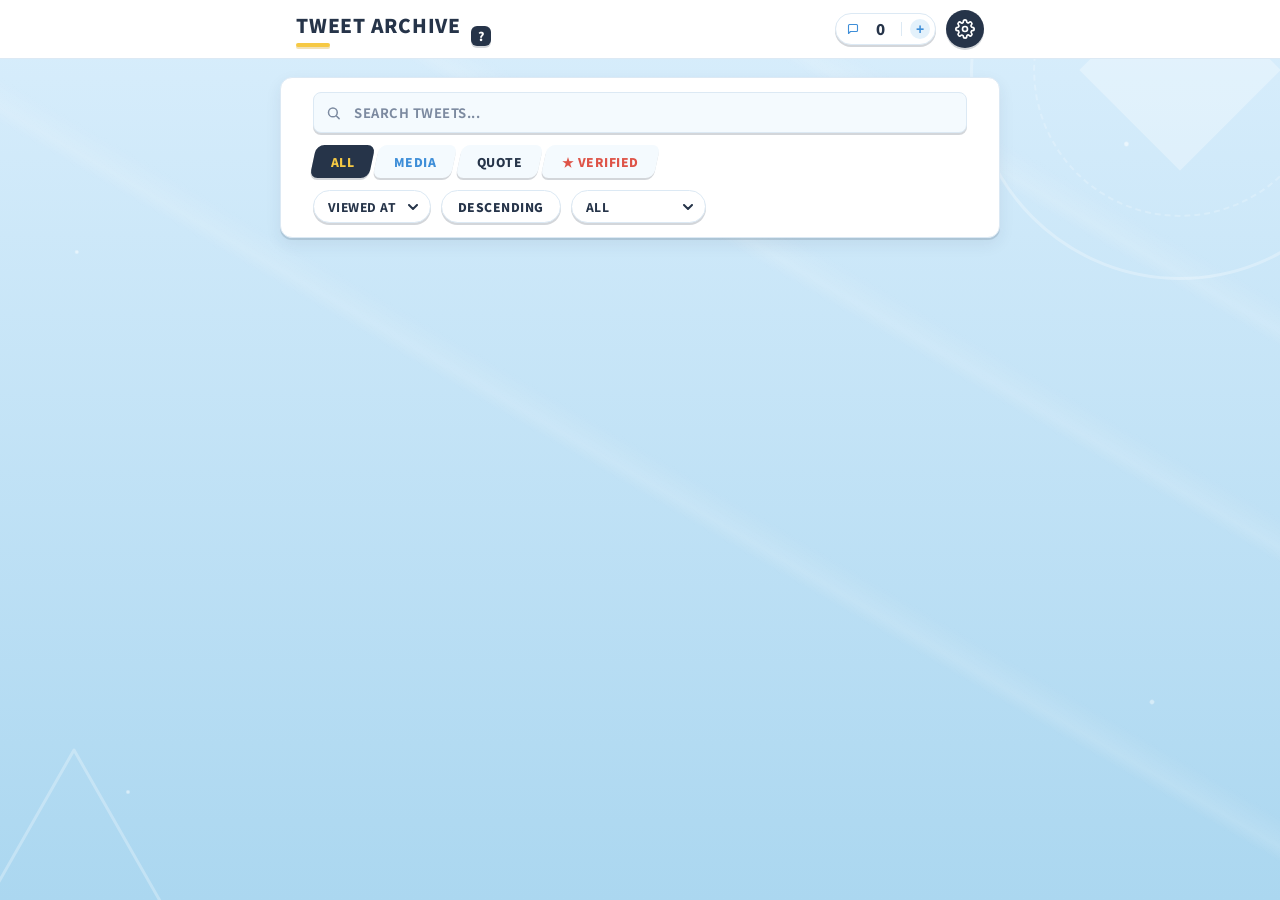
<file: archive/index.html>
<!doctype html>
<html lang="en">
    <head>
        <meta charset="UTF-8" />
        <meta name="viewport" content="width=device-width, initial-scale=1.0" />
        <title>TweetArchive</title>
        <link rel="stylesheet" href="style.css" />
    </head>
    <body>
        <div class="watermark" aria-hidden="true"></div>
        <svg class="watermark-tri" viewBox="0 0 220 200" fill="none" stroke="rgba(255,255,255,0.4)" stroke-width="3" stroke-linejoin="round" aria-hidden="true"><path d="M110 6L216 192H4z"/></svg>

        <!-- ===================== TOP BAR (BA §1.1) ===================== -->
        <header class="top-bar">
            <div class="top-bar-inner">
                <div class="title-wrap">
                    <h1 class="page-title">Tweet Archive</h1>
                    <span class="help-chip" title="Tweets you've seen are archived locally">?</span>
                </div>
                <div class="top-actions">
                    <!-- Currency-style chip: bubble icon + count + divider + plus -->
                    <div class="currency-chip" title="Total archived tweets">
                        <span class="chip-icon bubble">
                            <svg width="12" height="12" viewBox="0 0 24 24" fill="none" stroke="currentColor" stroke-width="2.2" stroke-linecap="round" stroke-linejoin="round"><path d="M21 15a2 2 0 0 1-2 2H7l-4 4V5a2 2 0 0 1 2-2h14a2 2 0 0 1 2 2z"/></svg>
                        </span>
                        <span id="totalCount" class="chip-number">0</span>
                        <span class="chip-divider"></span>
                        <button id="refreshBtn" class="chip-plus" title="Refresh from database">+</button>
                    </div>
                    <button id="openOptions" class="icon-btn navy" title="Settings">
                        <svg width="20" height="20" viewBox="0 0 24 24" fill="none" stroke="currentColor" stroke-width="2" stroke-linecap="round" stroke-linejoin="round"><circle cx="12" cy="12" r="3"/><path d="M19.4 15a1.65 1.65 0 0 0 .33 1.82l.06.06a2 2 0 0 1-2.83 2.83l-.06-.06a1.65 1.65 0 0 0-1.82-.33 1.65 1.65 0 0 0-1 1.51V21a2 2 0 0 1-4 0v-.09A1.65 1.65 0 0 0 9 19.4a1.65 1.65 0 0 0-1.82.33l-.06.06a2 2 0 0 1-2.83-2.83l.06-.06A1.65 1.65 0 0 0 4.68 15a1.65 1.65 0 0 0-1.51-1H3a2 2 0 0 1 0-4h.09A1.65 1.65 0 0 0 4.6 9a1.65 1.65 0 0 0-.33-1.82l-.06-.06a2 2 0 0 1 2.83-2.83l.06.06A1.65 1.65 0 0 0 9 4.68a1.65 1.65 0 0 0 1-1.51V3a2 2 0 0 1 4 0v.09a1.65 1.65 0 0 0 1 1.51 1.65 1.65 0 0 0 1.82-.33l.06-.06a2 2 0 0 1 2.83 2.83l-.06.06A1.65 1.65 0 0 0 19.4 9a1.65 1.65 0 0 0 1.51 1H21a2 2 0 0 1 0 4h-.09a1.65 1.65 0 0 0-1.51 1z"/></svg>
                    </button>
                </div>
            </div>
        </header>

        <!-- ===================== SUB-HEADER BAND (BA §2.C) ===================== -->
        <div class="sub-band">
            <div class="container-narrow">
                <div class="search-bar">
                    <input id="searchInput" type="text" placeholder="SEARCH TWEETS..." />
                </div>

                <!-- Skewed filter tabs -->
                <nav class="tab-group" role="tablist">
                    <button class="tab active" id="filterAll" role="tab"><span>All</span></button>
                    <button class="tab tab-media" id="filterMedia" role="tab"><span>Media</span></button>
                    <button class="tab tab-quote" id="filterQuote" role="tab"><span>Quote</span></button>
                    <button class="tab tab-verified" id="filterVerified" role="tab"><span>★ Verified</span></button>
                </nav>

                <div class="sub-actions">
                    <select id="sortField" class="pill-select">
                        <option value="viewedAt">Viewed at</option>
                        <option value="postedAt">Posted at</option>
                    </select>
                    <button id="sortAsc" class="sort-toggle" title="Toggle sort direction">Descending</button>
                    <select id="engagementFilter" class="pill-select" title="Filter by engagement">
                        <option value="all">All</option>
                        <option value="liked">Liked</option>
                        <option value="retweeted">Retweeted</option>
                        <option value="bookmarked">Bookmarked</option>
                    </select>
                </div>
            </div>
        </div>

        <!-- ===================== MAIN ===================== -->
        <main class="container-narrow">
            <!-- Tweet list -->
            <div id="tweetList" class="tweet-list"></div>

            <!-- Empty state -->
            <div id="emptyState" class="empty-state hidden">
                <div class="empty-halo">
                    <span class="empty-star">★</span>
                </div>
                <p class="empty-title">No tweets yet</p>
                <p class="empty-sub">Browse Twitter — anything you see gets stored here</p>
            </div>

            <!-- Load more -->
            <button id="loadMoreBtn" class="btn-yellow load-more-btn hidden">
                Load more
                <span class="keycap">MORE</span>
            </button>
        </main>

        <!-- ===================== TWEET CARD TEMPLATE ===================== -->
        <template id="tweetTemplate">
            <div class="tweet-row">
                <!-- Avatar + overlapping badges (star = verified, P = parody) -->
                <div class="avatar-wrap">
                    <a class="avatar-link" target="_blank">
                        <img class="tweet-avatar" alt="" />
                    </a>
                    <span class="verified-badge hidden" title="Verified">★</span>
                    <span class="parody-badge hidden"></span>
                </div>

                <div class="tweet-content">
                    <!-- Name plate -->
                    <div class="tweet-meta">
                        <a class="user-link" target="_blank">
                            <span class="user-name"></span>
                            <span class="user-handle"></span>
                        </a>
                        <span class="quote-badge hidden">Quote</span>
                    </div>

                    <div class="time-row">
                        <a class="tweet-link" target="_blank"><span class="posted-time chip-time"></span></a>
                        <span class="viewed-time chip-time chip-viewed"></span>
                    </div>

                    <a class="tweet-link" target="_blank"><p class="tweet-text"></p></a>

                    <div class="media-grid hidden"></div>

                    <div class="sensitive-overlay hidden">🔒 Sensitive content</div>

                    <!-- Status tags / stat chips -->
                    <div class="tweet-stats">
                        <span class="stat stat-reply" title="Replies">
                            <svg width="13" height="13" viewBox="0 0 24 24" fill="none" stroke="currentColor" stroke-width="2.2" stroke-linecap="round" stroke-linejoin="round"><path d="M21 11.5a8.38 8.38 0 0 1-.9 3.8 8.5 8.5 0 0 1-7.6 4.7 8.38 8.38 0 0 1-3.8-.9L3 21l1.9-5.7a8.38 8.38 0 0 1-.9-3.8 8.5 8.5 0 0 1 4.7-7.6 8.38 8.38 0 0 1 3.8-.9h.5a8.48 8.48 0 0 1 8 8v.5z"/></svg>
                            <span class="stat-replies">0</span>
                        </span>
                        <span class="stat stat-rt" title="Retweets">
                            <svg width="13" height="13" viewBox="0 0 24 24" fill="none" stroke="currentColor" stroke-width="2.2" stroke-linecap="round" stroke-linejoin="round"><polyline points="17 1 21 5 17 9"/><path d="M3 11V9a4 4 0 0 1 4-4h14"/><polyline points="7 23 3 19 7 15"/><path d="M21 13v2a4 4 0 0 1-4 4H3"/></svg>
                            <span class="stat-retweets">0</span>
                        </span>
                        <span class="stat stat-like" title="Likes">
                            <svg width="13" height="13" viewBox="0 0 24 24" fill="currentColor" stroke="currentColor" stroke-width="1.6" stroke-linecap="round" stroke-linejoin="round"><path d="M20.84 4.61a5.5 5.5 0 0 0-7.78 0L12 5.67l-1.06-1.06a5.5 5.5 0 0 0-7.78 7.78l1.06 1.06L12 21.23l7.78-7.78 1.06-1.06a5.5 5.5 0 0 0 0-7.78z"/></svg>
                            <span class="stat-likes">0</span>
                        </span>
                        <span class="stat stat-bookmark" title="Bookmarks">
                            <svg width="13" height="13" viewBox="0 0 24 24" fill="none" stroke="currentColor" stroke-width="2.2" stroke-linecap="round" stroke-linejoin="round"><path d="M19 21l-7-5-7 5V5a2 2 0 0 1 2-2h10a2 2 0 0 1 2 2z"/></svg>
                            <span class="stat-bookmarks">0</span>
                        </span>
                        <span class="stat stat-view" title="Views">
                            <svg width="13" height="13" viewBox="0 0 24 24" fill="none" stroke="currentColor" stroke-width="2.2" stroke-linecap="round" stroke-linejoin="round"><path d="M1 12s4-8 11-8 11 8 11 8-4 8-11 8-11-8-11-8z"/><circle cx="12" cy="12" r="3"/></svg>
                            <span class="stat-views">0</span>
                        </span>
                    </div>
                </div>
            </div>
        </template>

        <!-- ===================== MEDIA LIGHTBOX ===================== -->
        <div id="lightbox" class="lightbox" role="dialog" aria-modal="true" aria-label="Media preview">
            <button id="lbClose" class="lb-close" title="Close (Esc)" aria-label="Close">
                <svg width="16" height="16" viewBox="0 0 24 24" fill="none" stroke="currentColor" stroke-width="2.6" stroke-linecap="round"><path d="M18 6L6 18M6 6l12 12"/></svg>
            </button>
            <button id="lbPrev" class="lb-nav lb-prev" title="Previous (←)" aria-label="Previous media">
                <svg width="18" height="18" viewBox="0 0 24 24" fill="none" stroke="currentColor" stroke-width="2.8" stroke-linecap="round" stroke-linejoin="round"><polyline points="15 18 9 12 15 6"/></svg>
            </button>
            <img id="lbImage" alt="" />
            <button id="lbNext" class="lb-nav lb-next" title="Next (→)" aria-label="Next media">
                <svg width="18" height="18" viewBox="0 0 24 24" fill="none" stroke="currentColor" stroke-width="2.8" stroke-linecap="round" stroke-linejoin="round"><polyline points="9 18 15 12 9 6"/></svg>
            </button>
        </div>

        <script src="../scripts/effects.js"></script>
        <script src="script.js"></script>
    </body>
</html>
</file>
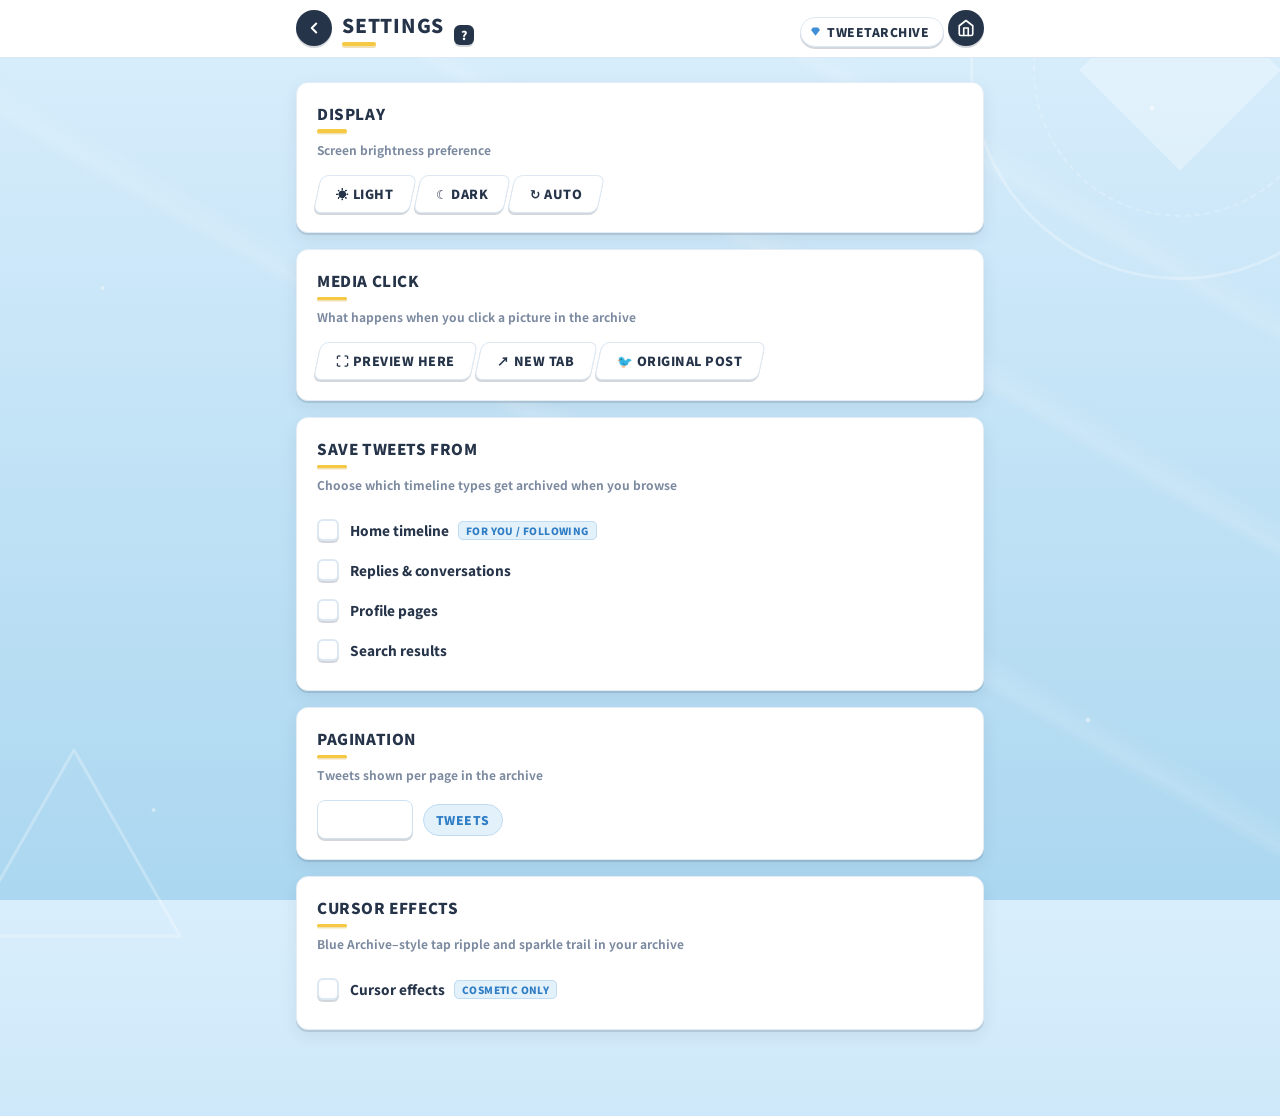
<file: options/index.html>
<!doctype html>
<html lang="en">
  <head>
    <meta charset="UTF-8" />
    <meta name="viewport" content="width=device-width, initial-scale=1.0" />
    <title>TweetArchive Settings</title>
    <link rel="stylesheet" href="style.css" />
  </head>
  <body>
    <div class="watermark" aria-hidden="true"></div>
    <svg class="watermark-tri" viewBox="0 0 220 200" fill="none" stroke="rgba(255,255,255,0.4)" stroke-width="3" stroke-linejoin="round" aria-hidden="true"><path d="M110 6L216 192H4z"/></svg>

    <!-- ===================== TOP BAR ===================== -->
    <header class="top-bar">
      <div class="top-bar-inner">
        <div class="title-wrap">
          <button id="backBtn" class="icon-btn back" title="Back">
            <svg width="18" height="18" viewBox="0 0 24 24" fill="none" stroke="currentColor" stroke-width="2.6" stroke-linecap="round" stroke-linejoin="round"><polyline points="15 18 9 12 15 6"/></svg>
          </button>
          <h1 class="page-title">Settings</h1>
          <span class="help-chip" title="TweetArchive options">?</span>
        </div>
        <div class="top-actions">
          <span class="logo-chip"><span class="logo-gem"><svg width="11" height="11" viewBox="0 0 24 24" fill="currentColor"><path d="M6.4 3h11.2l4.1 5.6L12 21 2.3 8.6z"/></svg></span> TweetArchive</span>
          <button id="homeBtn" class="icon-btn navy" title="Open archive">
            <svg width="18" height="18" viewBox="0 0 24 24" fill="none" stroke="currentColor" stroke-width="2.2" stroke-linecap="round" stroke-linejoin="round"><path d="M3 9l9-7 9 7v11a2 2 0 0 1-2 2H5a2 2 0 0 1-2-2z"/><polyline points="9 22 9 12 15 12 15 22"/></svg>
          </button>
        </div>
      </div>
    </header>

    <!-- ===================== PANELS ===================== -->
    <main class="container-narrow">
      <!-- Theme -->
      <section class="panel">
        <h2 class="panel-title">Display</h2>
        <p class="panel-desc">Screen brightness preference</p>
        <div class="radio-group" id="themeGroup" role="radiogroup">
          <label class="tab">
            <input type="radio" name="theme" value="light" />
            <span>☀ Light</span>
          </label>
          <label class="tab">
            <input type="radio" name="theme" value="dark" />
            <span>☾ Dark</span>
          </label>
          <label class="tab">
            <input type="radio" name="theme" value="auto" />
            <span>↻ Auto</span>
          </label>
        </div>
      </section>

      <!-- Media click behavior -->
      <section class="panel">
        <h2 class="panel-title">Media click</h2>
        <p class="panel-desc">What happens when you click a picture in the archive</p>
        <div class="radio-group" id="mediaClickGroup" role="radiogroup">
          <label class="tab">
            <input type="radio" name="mediaClick" value="lightbox" />
            <span>⛶ Preview here</span>
          </label>
          <label class="tab">
            <input type="radio" name="mediaClick" value="newTab" />
            <span>↗ New tab</span>
          </label>
          <label class="tab">
            <input type="radio" name="mediaClick" value="original" />
            <span>🐦 Original post</span>
          </label>
        </div>
      </section>

      <!-- Save sources -->
      <section class="panel">
        <h2 class="panel-title">Save tweets from</h2>
        <p class="panel-desc">Choose which timeline types get archived when you browse</p>
        <label class="check-row">
          <input type="checkbox" id="sourceHomeTimeline" />
          <span class="check-box"><span class="check-mark">✓</span></span>
          <span class="check-label">Home timeline <i class="tag">For You / Following</i></span>
        </label>
        <label class="check-row">
          <input type="checkbox" id="sourceTweetDetail" />
          <span class="check-box"><span class="check-mark">✓</span></span>
          <span class="check-label">Replies &amp; conversations</span>
        </label>
        <label class="check-row">
          <input type="checkbox" id="sourceUserTweets" />
          <span class="check-box"><span class="check-mark">✓</span></span>
          <span class="check-label">Profile pages</span>
        </label>
        <label class="check-row">
          <input type="checkbox" id="sourceSearchTimeline" />
          <span class="check-box"><span class="check-mark">✓</span></span>
          <span class="check-label">Search results</span>
        </label>
      </section>

      <!-- Pagination -->
      <section class="panel">
        <h2 class="panel-title">Pagination</h2>
        <p class="panel-desc">Tweets shown per page in the archive</p>
        <div class="input-row">
          <input id="maxTweetsPerPage" type="number" min="5" max="100" step="5" />
          <span class="input-suffix">tweets</span>
        </div>
      </section>

      <!-- Cursor effects -->
      <section class="panel">
        <h2 class="panel-title">Cursor effects</h2>
        <p class="panel-desc">Blue Archive–style tap ripple and sparkle trail in your archive</p>
        <label class="check-row">
          <input type="checkbox" id="cursorEffects" />
          <span class="check-box"><span class="check-mark">✓</span></span>
          <span class="check-label">Cursor effects <i class="tag">Cosmetic only</i></span>
        </label>
      </section>

      <!-- Status toast -->
      <div id="status" class="status hidden">
        <span class="status-icon">✓</span>
        <span id="statusText" class="status-text">Saved</span>
      </div>
    </main>

    <script src="../scripts/effects.js"></script>
    <script src="script.js"></script>
  </body>
</html>
</file>
<file: archive/style.css>
/* ==========================================================================
   BLUE ARCHIVE UI — TweetArchive archive view  (v2, per crit tickets 0–19)
   Token sheet: see :root below. Noto Sans JP + Nunito Sans, weights 700/900.
   ========================================================================== */

@import url('https://fonts.googleapis.com/css2?family=Noto+Sans+JP:wght@700;900&family=Nunito+Sans:opsz,wght@6..12,700;6..12,800;6..12,900&display=swap');

/* ===== Token sheet (ticket 0) ===== */
:root {
  --ba-bg: linear-gradient(180deg, #D9EEFC 0%, #ABD7F0 100%);
  --ba-streak: rgba(255, 255, 255, 0.14);
  --ba-panel: #FFFFFF;
  --ba-panel-soft: #F4FAFE;
  --ba-line: #DCE9F4;
  --ba-line-soft: #E3ECF4;
  --ba-blue-tint: #E3F1FB;
  --ba-ink: #263449;
  --ba-ink-soft: #7C8AA0;
  --ba-blue: #3E8ED8;
  --ba-cyan: #8AD2EE;
  --ba-cyan-deep: #4FA8DC;
  --ba-yellow: #F6C944;
  --ba-yellow-deep: #D9A92C;
  --ba-red: #DE5347;
  --ba-green: #46BB8A;
  --ba-violet: #8B6FE6;
  --ba-r-card: 12px;
  --ba-r-btn: 8px;
  --ba-skew: -12deg;
  --ba-shadow-card: 0 2px 0 rgba(38, 52, 73, 0.14), 0 6px 16px rgba(38, 52, 73, 0.08);
  --ba-shadow-btn: 0 2px 0 rgba(38, 52, 73, 0.20);
  --ba-skeleton: #E3ECF4;
  --ba-scroll-track: #EAF5FC;
}

/* Dark mode (ticket 19): derived from BA — keep accents identical */
.dark {
  --ba-bg: linear-gradient(180deg, #1D2848 0%, #17203A 100%);
  --ba-streak: rgba(255, 255, 255, 0.04);
  --ba-panel: #202C49;
  --ba-panel-soft: #27345A;
  --ba-line: #2E3D63;
  --ba-line-soft: #26324F;
  --ba-blue-tint: #1E2F4E;
  --ba-ink: #EAF2FA;
  --ba-ink-soft: #93A2BE;
  --ba-shadow-card: 0 2px 0 rgba(0, 0, 0, 0.30), 0 6px 16px rgba(0, 0, 0, 0.25);
  --ba-shadow-btn: 0 2px 0 rgba(0, 0, 0, 0.40);
  --ba-skeleton: #243154;
  --ba-scroll-track: #1C2747;
}

/* ===== Base ===== */
* { box-sizing: border-box; margin: 0; padding: 0; }

body {
  font-family: 'Noto Sans JP', 'Nunito Sans', system-ui, sans-serif;
  background: var(--ba-bg);
  color: var(--ba-ink);
  min-height: 100vh;
  min-width: 320px;
  line-height: 1.5;
  -webkit-font-smoothing: antialiased;
  transition: background 0.3s, color 0.3s;
}

/* Custom scrollbar (ticket 7) */
::-webkit-scrollbar { width: 8px; }
::-webkit-scrollbar-track { background: var(--ba-scroll-track); }
::-webkit-scrollbar-thumb {
  background: var(--ba-cyan);
  border-radius: 4px;
}
::-webkit-scrollbar-thumb:hover { background: var(--ba-cyan-deep); }

/* ---- Canvas: diagonal streaks ~30° (ticket 1) ---- */
body::before {
  content: '';
  position: fixed;
  inset: -10%;
  z-index: 0;
  pointer-events: none;
  background:
    linear-gradient(30deg, transparent 47.8%, var(--ba-streak) 48.6%, transparent 50.2%),
    linear-gradient(30deg, transparent 63%, var(--ba-streak) 63.8%, transparent 65.4%),
    linear-gradient(30deg, transparent 74%, var(--ba-streak) 74.8%, transparent 76.4%);
}

/* Sparkle dots */
body::after {
  content: '';
  position: fixed;
  inset: 0;
  z-index: 0;
  pointer-events: none;
  background-image:
    radial-gradient(circle at 88% 16%, rgba(255, 255, 255, 0.55) 1.5px, transparent 3px),
    radial-gradient(circle at 6% 28%, rgba(255, 255, 255, 0.5) 1px, transparent 2.5px),
    radial-gradient(circle at 90% 78%, rgba(255, 255, 255, 0.45) 1.5px, transparent 3px),
    radial-gradient(circle at 10% 88%, rgba(255, 255, 255, 0.5) 1px, transparent 2.5px);
  background-repeat: no-repeat;
}

/* Halo circle watermark — top-right */
.watermark {
  position: fixed;
  top: -140px;
  right: -110px;
  width: 420px;
  height: 420px;
  border-radius: 50%;
  border: 3px solid rgba(255, 255, 255, 0.28);
  z-index: 0;
  pointer-events: none;
}
.watermark::before {
  content: '';
  position: absolute;
  inset: 60px;
  border-radius: 50%;
  border: 2px dashed rgba(255, 255, 255, 0.22);
}
.watermark::after {
  content: '';
  position: absolute;
  inset: 118px;
  background: rgba(255, 255, 255, 0.3);
  transform: rotate(45deg) scale(0.8);
}

/* Triangle outline watermark — bottom-left (BA watermark duo) */
.watermark-tri {
  position: fixed;
  left: -36px;
  bottom: -44px;
  width: 220px;
  height: 200px;
  z-index: 0;
  pointer-events: none;
  opacity: 0.7;
}
.dark .watermark { border-color: rgba(255, 255, 255, 0.07); }
.dark .watermark::before { border-color: rgba(255, 255, 255, 0.05); }
.dark .watermark::after { background: rgba(255, 255, 255, 0.08); }
.dark .watermark-tri { opacity: 0.35; }

/* ===== Layout: one 720px column on both screens (ticket 6) ===== */
.container-narrow {
  position: relative;
  z-index: 1;
  max-width: 720px;
  margin: 0 auto;
  padding: 0 16px;
}

/* ============================================================
   1. TOP BAR (ticket 4: pure white + crisp 1px line)
   ============================================================ */
.top-bar {
  position: sticky;
  top: 0;
  z-index: 50;
  background: var(--ba-panel);
  border-bottom: 1px solid var(--ba-line);
}
.top-bar-inner {
  max-width: 720px;
  margin: 0 auto;
  padding: 10px 16px;
  display: flex;
  align-items: center;
  justify-content: space-between;
  gap: 12px;
}
.title-wrap { display: flex; align-items: center; gap: 10px; min-width: 0; }

.page-title {
  font-size: 19px;
  font-weight: 900;
  color: var(--ba-ink);
  letter-spacing: 0.04em;
  text-transform: uppercase;
  position: relative;
  white-space: nowrap;
}
/* Yellow underline bar beneath title */
.page-title::after {
  content: '';
  display: block;
  width: 34px;
  height: 4px;
  border-radius: 2px;
  background: var(--ba-yellow);
  box-shadow: 0 2px 0 rgba(217, 169, 44, 0.35);
  margin-top: 3px;
}
.help-chip {
  flex-shrink: 0;
  width: 20px;
  height: 20px;
  border-radius: 6px;
  background: var(--ba-ink);
  color: #fff;
  font-size: 12px;
  font-weight: 900;
  display: inline-flex;
  align-items: center;
  justify-content: center;
  box-shadow: var(--ba-shadow-btn);
  margin-top: 13px;
}

.top-actions { display: flex; align-items: center; gap: 10px; flex-shrink: 0; }

/* ---- Currency chip (ticket 16): gem icon + number + divider + + ---- */
.currency-chip {
  display: flex;
  align-items: center;
  gap: 8px;
  background: var(--ba-panel);
  border: 1px solid var(--ba-line);
  border-radius: 999px;
  padding: 4px 5px 4px 11px;
  box-shadow: var(--ba-shadow-btn);
}
.chip-icon {
  display: inline-flex;
  align-items: center;
  justify-content: center;
  color: var(--ba-blue);
  line-height: 1;
}
.chip-icon svg { display: block; }
.chip-number {
  font-size: 15px;
  font-weight: 900;
  color: var(--ba-ink);
  min-width: 26px;
  text-align: center;
}
.chip-divider { width: 1px; height: 14px; background: var(--ba-line); }
.chip-plus {
  width: 20px;
  height: 20px;
  border: none;
  border-radius: 50%;
  background: var(--ba-blue-tint);
  color: var(--ba-blue);
  font-size: 14px;
  font-weight: 900;
  line-height: 1;
  cursor: pointer;
  display: inline-flex;
  align-items: center;
  justify-content: center;
  transition: background 0.15s, color 0.15s, transform 0.15s;
}
.chip-plus:hover { background: var(--ba-blue); color: #fff; }
.chip-plus:active { transform: translateY(1px); box-shadow: none; }

/* ---- Navy circle icon button ---- */
.icon-btn {
  display: inline-flex;
  align-items: center;
  justify-content: center;
  width: 38px;
  height: 38px;
  border: none;
  border-radius: 50%;
  cursor: pointer;
  transition: transform 0.15s, background 0.15s;
}
.icon-btn.navy {
  background: var(--ba-ink);
  color: #fff;
  box-shadow: var(--ba-shadow-btn);
}
.icon-btn.navy:hover { transform: rotate(25deg); }
.icon-btn.navy:active { transform: translateY(1px); box-shadow: none; }

/* ============================================================
   2. SUB-HEADER (white panel — ticket 13) + tab strip (ticket 14)
   ============================================================ */
.sub-band {
  position: relative;
  z-index: 5;
  margin: 18px auto 0;
  max-width: 720px;
  padding: 14px 16px;
  background: var(--ba-panel);
  border: 1px solid var(--ba-line);
  border-radius: var(--ba-r-card);
  box-shadow: var(--ba-shadow-card);
}

/* Search: rounded-10 + magnifier icon (ticket 15) */
.search-bar { position: relative; margin-bottom: 12px; }
.search-bar::before {
  content: '';
  position: absolute;
  left: 13px;
  top: 50%;
  transform: translateY(-50%);
  width: 15px;
  height: 15px;
  background: url("data:image/svg+xml,%3Csvg xmlns='http://www.w3.org/2000/svg' viewBox='0 0 24 24' fill='none' stroke='%237C8AA0' stroke-width='2.4' stroke-linecap='round'%3E%3Ccircle cx='11' cy='11' r='7'/%3E%3Cpath d='M21 21l-4.3-4.3'/%3E%3C/svg%3E") center / contain no-repeat;
  pointer-events: none;
}
.dark .search-bar::before {
  background-image: url("data:image/svg+xml,%3Csvg xmlns='http://www.w3.org/2000/svg' viewBox='0 0 24 24' fill='none' stroke='%2393A2BE' stroke-width='2.4' stroke-linecap='round'%3E%3Ccircle cx='11' cy='11' r='7'/%3E%3Cpath d='M21 21l-4.3-4.3'/%3E%3C/svg%3E");
}
.search-bar input {
  width: 100%;
  padding: 10px 16px 10px 40px;
  border: 1.5px solid var(--ba-line);
  border-radius: var(--ba-r-btn);
  font-family: inherit;
  font-size: 13px;
  font-weight: 700;
  letter-spacing: 0.04em;
  color: var(--ba-ink);
  background: var(--ba-panel-soft);
  box-shadow: var(--ba-shadow-btn);
  outline: none;
  transition: border-color 0.15s, box-shadow 0.15s;
}
.search-bar input::placeholder { color: var(--ba-ink-soft); }
.search-bar input:focus {
  border-color: var(--ba-blue);
  box-shadow: var(--ba-shadow-btn), 0 0 0 3px rgba(62, 142, 216, 0.18);
}

/* ---- Connected skewed tab strip (ticket 14) ---- */
.tab-group {
  display: flex;
  gap: 4px;
  flex-wrap: wrap;
  align-items: stretch;
}
.tab {
  transform: skewX(var(--ba-skew));
  border: none;
  border-radius: var(--ba-r-btn);
  padding: 8px 18px;
  background: var(--ba-panel-soft);
  color: var(--ba-ink);
  font-family: inherit;
  font-size: 12px;
  font-weight: 900;
  letter-spacing: 0.04em;
  text-transform: uppercase;
  cursor: pointer;
  box-shadow: var(--ba-shadow-btn);
  transition: transform 0.12s, background 0.15s, color 0.15s;
}
.tab > span { display: block; transform: skewX(calc(var(--ba-skew) * -1)); }
.tab:hover { filter: brightness(0.97); }
.tab:active { transform: skewX(var(--ba-skew)) translateY(1px); box-shadow: none; }

/* Active = navy with yellow text */
.tab.active {
  background: var(--ba-ink);
  color: var(--ba-yellow);
  box-shadow: var(--ba-shadow-btn);
}

/* Distinct inactive tab labels: navy text, MEDIA blue / VERIFIED red */
.tab-media { color: var(--ba-blue); }
.tab-verified { color: var(--ba-red); }

/* ---- Sub actions: select pill + sort toggle ---- */
.sub-actions {
  display: flex;
  gap: 10px;
  align-items: center;
  margin-top: 12px;
  flex-wrap: wrap;
}
.pill-select {
  appearance: none;
  -webkit-appearance: none;
  border: 1.5px solid var(--ba-line);
  border-radius: 999px;
  padding: 7px 30px 7px 14px;
  font-family: inherit;
  font-size: 12px;
  font-weight: 800;
  letter-spacing: 0.04em;
  text-transform: uppercase;
  color: var(--ba-ink);
  background: var(--ba-panel) url("data:image/svg+xml,%3Csvg xmlns='http://www.w3.org/2000/svg' width='10' height='6'%3E%3Cpath d='M1 1l4 4 4-4' stroke='%23263449' stroke-width='2' fill='none' stroke-linecap='round'/%3E%3C/svg%3E") no-repeat right 12px center;
  box-shadow: var(--ba-shadow-btn);
  cursor: pointer;
  outline: none;
}
.pill-select option { text-transform: none; font-weight: 700; }

.sort-toggle {
  border: 1.5px solid var(--ba-line);
  border-radius: 999px;
  padding: 7px 16px;
  font-family: inherit;
  font-size: 12px;
  font-weight: 900;
  letter-spacing: 0.04em;
  text-transform: uppercase;
  background: var(--ba-panel);
  color: var(--ba-ink);
  cursor: pointer;
  box-shadow: var(--ba-shadow-btn);
  transition: background 0.15s, color 0.15s, transform 0.12s;
}
.sort-toggle:hover { background: var(--ba-blue-tint); }
.sort-toggle:active { transform: translateY(1px); box-shadow: none; }

/* ============================================================
   3. TWEET CARDS (ticket 17: 12px gap, hard-edge shadow, clean)
   ============================================================ */
.tweet-list {
  display: flex;
  flex-direction: column;
  gap: 12px;
  margin: 16px 0;
}

.tweet-row {
  display: flex;
  gap: 14px;
  padding: 16px;
  background: var(--ba-panel);
  border: 1px solid var(--ba-line-soft);
  border-radius: var(--ba-r-card);
  box-shadow: var(--ba-shadow-card);
  transition: transform 0.15s, box-shadow 0.15s;
}
.tweet-row:hover {
  transform: translateY(-2px);
  box-shadow: 0 3px 0 rgba(38, 52, 73, 0.12), 0 10px 24px rgba(38, 52, 73, 0.10);
}

/* ---- Avatar plate with overlapping badges ---- */
.avatar-wrap { position: relative; flex-shrink: 0; width: 52px; height: 52px; }
.tweet-avatar {
  width: 52px;
  height: 52px;
  border-radius: 10px;
  object-fit: cover;
  background: var(--ba-skeleton);
  border: 2px solid var(--ba-panel);
  box-shadow: var(--ba-shadow-btn);
}
/* Gold star badge — overlapping top-right (rarity star) */
.verified-badge {
  position: absolute;
  top: -7px;
  right: -7px;
  width: 20px;
  height: 20px;
  border-radius: 50%;
  background: var(--ba-yellow);
  color: var(--ba-ink);
  font-size: 10px;
  font-weight: 900;
  display: inline-flex;
  align-items: center;
  justify-content: center;
  border: 2px solid var(--ba-panel);
  box-shadow: var(--ba-shadow-btn);
  line-height: 1;
}
/* Red parody badge — bottom-left */
.parody-badge {
  position: absolute;
  bottom: -7px;
  left: -7px;
  width: 20px;
  height: 20px;
  border-radius: 50%;
  background: var(--ba-red);
  color: #fff;
  font-size: 11px;
  font-weight: 900;
  display: inline-flex;
  align-items: center;
  justify-content: center;
  border: 2px solid var(--ba-panel);
  box-shadow: var(--ba-shadow-btn);
  line-height: 1;
}

.tweet-content { flex: 1; min-width: 0; }

/* ---- Name plate ---- */
.tweet-meta {
  display: flex;
  align-items: center;
  gap: 8px;
  flex-wrap: wrap;
  margin-bottom: 3px;
}
.user-link {
  display: inline-flex;
  align-items: center;
  gap: 7px;
  text-decoration: none;
  color: inherit;
  min-width: 0;
}
.user-name { font-size: 14.5px; font-weight: 900; color: var(--ba-ink); }
.user-handle {
  font-size: 11.5px;
  font-weight: 700;
  color: var(--ba-ink-soft);
  white-space: nowrap;
  overflow: hidden;
  text-overflow: ellipsis;
}

/* Yellow quote tag (yellow only ever sits on navy OR white w/ navy text) */
.quote-badge {
  background: var(--ba-yellow);
  color: var(--ba-ink);
  font-size: 10px;
  font-weight: 900;
  letter-spacing: 0.04em;
  text-transform: uppercase;
  padding: 2px 8px;
  border-radius: 6px;
  box-shadow: 0 1.5px 0 rgba(217, 169, 44, 0.5);
}

/* Time chips */
.time-row { display: flex; align-items: center; gap: 8px; margin-bottom: 7px; }
.chip-time {
  display: inline-block;
  font-size: 10.5px;
  font-weight: 800;
  letter-spacing: 0.04em;
  text-transform: uppercase;
  color: var(--ba-blue);
  background: var(--ba-blue-tint);
  padding: 1.5px 9px;
  border-radius: 6px;
  white-space: nowrap;
}
/* "VIEWED…" pill (ticket 18): lighter, stays secondary */
.chip-viewed {
  color: var(--ba-ink-soft);
  background: #EEF3F8;
}
.dark .chip-viewed { background: var(--ba-panel-soft); }

.tweet-link { text-decoration: none; color: inherit; }
.tweet-link:hover .posted-time { filter: brightness(0.9); }

/* ---- Text ---- */
.tweet-text {
  font-size: 14px;
  font-weight: 700;
  line-height: 1.55;
  white-space: pre-wrap;
  word-break: break-word;
  color: var(--ba-ink);
  margin-bottom: 10px;
}
.tweet-link:hover .tweet-text { color: var(--ba-blue); transition: color 0.15s; }

/* ---- Media grid: 1px subtle border (ticket 17); items are clickable ---- */
.media-grid {
  display: grid;
  grid-template-columns: repeat(2, 1fr);
  gap: 4px;
  margin-bottom: 10px;
  border-radius: 8px;
  overflow: hidden;
  border: 1px solid var(--ba-line-soft);
}
.media-item {
  display: block;
  position: relative;
  width: 100%;
  min-width: 0;
  padding: 0;
  border: none;
  background: none;
  cursor: pointer;
  overflow: hidden;
  text-decoration: none;
}
.media-item img {
  width: 100%;
  height: 150px;
  object-fit: cover;
  display: block;
  background: var(--ba-skeleton);
}
.media-grid.single { grid-template-columns: 1fr; }
.media-grid.single .media-item img { height: auto; max-height: 320px; }

/* Hover: tint + magnifier badge */
.media-item::after {
  content: '';
  position: absolute;
  inset: 0;
  background: rgba(23, 32, 58, 0.3);
  opacity: 0;
  transition: opacity 0.15s;
}
.media-item::before {
  content: '';
  position: absolute;
  top: 50%;
  left: 50%;
  transform: translate(-50%, -50%) scale(0.8);
  width: 34px;
  height: 34px;
  border-radius: 50%;
  background: rgba(255, 255, 255, 0.92) url("data:image/svg+xml,%3Csvg xmlns='http://www.w3.org/2000/svg' viewBox='0 0 24 24' fill='none' stroke='%23263449' stroke-width='2.4' stroke-linecap='round'%3E%3Ccircle cx='11' cy='11' r='7'/%3E%3Cpath d='M21 21l-4.3-4.3'/%3E%3C/svg%3E") center / 16px 16px no-repeat;
  box-shadow: 0 2px 0 rgba(38, 52, 73, 0.25);
  opacity: 0;
  transition: opacity 0.15s, transform 0.15s;
  z-index: 1;
}
.media-item:hover::after { opacity: 1; }
.media-item:hover::before { opacity: 1; transform: translate(-50%, -50%) scale(1); }

/* ---- Sensitive overlay: navy strip ---- */
.sensitive-overlay {
  display: inline-flex;
  align-items: center;
  gap: 6px;
  background: linear-gradient(135deg, #2F3D5C, var(--ba-ink));
  color: #fff;
  font-size: 11px;
  font-weight: 800;
  letter-spacing: 0.04em;
  text-transform: uppercase;
  padding: 5px 12px;
  border-radius: 8px;
  margin-bottom: 10px;
  box-shadow: var(--ba-shadow-btn);
}
.dark .sensitive-overlay { background: linear-gradient(135deg, #33446F, #26344F); }

/* ---- Stat chips (ticket 17): no boxes; icons default neutral, colour on .self ---- */
.tweet-stats { display: flex; gap: 10px; flex-wrap: wrap; }
.stat {
  display: inline-flex;
  align-items: center;
  gap: 4px;
  padding: 2px 4px;
  font-size: 12px;
  font-weight: 900;
  color: var(--ba-ink-soft); /* neutral by default */
}
.stat svg { flex-shrink: 0; display: block; }
.stat-reply { color: var(--ba-blue); } /* replies always blue */
.stat-rt.self { color: var(--ba-green); }
.stat-like.self { color: var(--ba-red); }
.stat-bookmark.self { color: var(--ba-violet); }
.stat-replies, .stat-retweets, .stat-likes, .stat-bookmarks, .stat-views {
  color: var(--ba-ink);
  font-weight: 900;
  min-width: 14px;
}

/* ============================================================
   4. EMPTY STATE
   ============================================================ */
.empty-state {
  text-align: center;
  padding: 48px 16px;
  background: var(--ba-panel);
  border: 1px solid var(--ba-line-soft);
  border-radius: var(--ba-r-card);
  box-shadow: var(--ba-shadow-card);
  margin: 16px 0;
}
.empty-halo {
  position: relative;
  width: 96px;
  height: 96px;
  margin: 0 auto 18px;
  border-radius: 50%;
  border: 3px dashed var(--ba-blue-tint);
  display: flex;
  align-items: center;
  justify-content: center;
  animation: haloSpin 18s linear infinite;
}
.empty-halo::before {
  content: '';
  position: absolute;
  inset: 18px;
  border-radius: 50%;
  background: linear-gradient(135deg, var(--ba-blue-tint), var(--ba-cyan));
  opacity: 0.7;
}
.empty-star {
  position: relative;
  font-size: 26px;
  color: var(--ba-yellow);
  text-shadow: 0 2px 0 rgba(217, 169, 44, 0.4);
  animation: starPulse 2.4s ease-in-out infinite;
}
@keyframes haloSpin { to { transform: rotate(360deg); } }
@keyframes starPulse {
  0%, 100% { transform: scale(1); }
  50% { transform: scale(1.18) rotate(8deg); }
}
.empty-title {
  font-size: 16px;
  font-weight: 900;
  letter-spacing: 0.04em;
  text-transform: uppercase;
  color: var(--ba-ink);
  margin-bottom: 4px;
}
.empty-sub { font-size: 12.5px; font-weight: 700; color: var(--ba-ink-soft); }

/* ============================================================
   5. LOAD MORE — yellow CTA with hard edge + keycap
   ============================================================ */
.btn-yellow {
  position: relative;
  border: none;
  border-radius: var(--ba-r-btn);
  background: linear-gradient(180deg, #F9D35C, var(--ba-yellow));
  color: var(--ba-ink);
  font-family: inherit;
  font-weight: 900;
  letter-spacing: 0.04em;
  text-transform: uppercase;
  cursor: pointer;
  box-shadow: 0 3px 0 var(--ba-yellow-deep), 0 6px 16px rgba(38, 52, 73, 0.14);
  transition: transform 0.12s, box-shadow 0.12s, filter 0.15s;
}
.btn-yellow:hover { filter: brightness(1.04); }
.btn-yellow:active {
  transform: translateY(2px);
  box-shadow: 0 1px 0 var(--ba-yellow-deep);
}

.load-more-btn {
  width: 100%;
  padding: 14px;
  font-size: 14px;
  margin-bottom: 24px;
  display: flex;
  align-items: center;
  justify-content: center;
  gap: 10px;
}
.keycap {
  font-size: 9.5px;
  font-weight: 900;
  letter-spacing: 0.04em;
  background: rgba(38, 52, 73, 0.85);
  color: #fff;
  border-radius: 5px;
  padding: 2px 7px;
  box-shadow: 0 1.5px 0 rgba(38, 52, 73, 0.4);
}

/* ============================================================
   6. SCROLL SENTINEL + UTILITIES
   ============================================================ */
#scroll-sentinel {
  height: 6px;
  width: 100%;
  border-radius: 3px;
  background: linear-gradient(90deg, var(--ba-cyan), var(--ba-blue));
  box-shadow: 0 2px 0 rgba(38, 52, 73, 0.15);
  opacity: 0.6;
  animation: sentinelPulse 1.6s ease-in-out infinite;
}
@keyframes sentinelPulse {
  0%, 100% { opacity: 0.35; }
  50% { opacity: 0.8; }
}

.hidden { display: none !important; }

/* ============================================================
   7. MEDIA LIGHTBOX — minimal: image + white controls
   ============================================================ */
body.lb-open { overflow: hidden; }

.lightbox {
  position: fixed;
  inset: 0;
  z-index: 200;
  display: flex;
  align-items: center;
  justify-content: center;
  background: rgba(10, 16, 34, 0.85);
  opacity: 0;
  pointer-events: none;
  transition: opacity 0.2s;
}
.lightbox.open { opacity: 1; pointer-events: auto; }

#lbImage {
  display: block;
  max-width: calc(100vw - 80px);
  max-height: calc(100vh - 80px);
  object-fit: contain;
  box-shadow: 0 8px 40px rgba(0, 0, 0, 0.5);
  border-radius: 4px;
}

/* Controls — white, semi-transparent, brighten on hover */
.lb-close {
  position: fixed;
  top: 16px;
  right: 16px;
  z-index: 3;
  width: 36px;
  height: 36px;
  border: none;
  border-radius: 50%;
  background: rgba(255, 255, 255, 0.15);
  color: rgba(255, 255, 255, 0.7);
  display: inline-flex;
  align-items: center;
  justify-content: center;
  cursor: pointer;
  transition: background 0.15s, color 0.15s, transform 0.12s;
}
.lb-close:hover { background: rgba(255, 255, 255, 0.35); color: #fff; }
.lb-close:active { transform: scale(0.92); }

.lb-nav {
  position: fixed;
  top: 50%;
  transform: translateY(-50%);
  z-index: 3;
  width: 40px;
  height: 40px;
  border: none;
  border-radius: 50%;
  background: rgba(255, 255, 255, 0.1);
  color: rgba(255, 255, 255, 0.65);
  display: inline-flex;
  align-items: center;
  justify-content: center;
  cursor: pointer;
  transition: background 0.15s, color 0.15s, transform 0.12s;
}
.lb-prev { left: 16px; }
.lb-next { right: 16px; }
.lb-nav:hover { background: rgba(255, 255, 255, 0.35); color: #fff; }
.lb-nav:active { transform: translateY(-50%) scale(0.92); }
.lb-nav.disabled { opacity: 0; pointer-events: none; }

/* ============================================================
   RESPONSIVE
   ============================================================ */
@media (max-width: 520px) {
  .page-title { font-size: 16px; }
  .top-bar-inner { padding: 8px 12px; }
  .sub-band { margin-top: 12px; padding: 12px; }
  .tab { padding: 8px 12px; font-size: 11.5px; }
  .tweet-row { padding: 13px; gap: 11px; }
  .avatar-wrap, .tweet-avatar { width: 44px; height: 44px; }
  .tweet-text { font-size: 13px; }
  .time-row { flex-wrap: wrap; }
}
</file>
<file: options/style.css>
/* ==========================================================================
   BLUE ARCHIVE UI — TweetArchive Settings (v2, per crit tickets 0–19)
   Same token sheet + canvas as the archive view; 720px column; panels
   vertically centered to avoid dead space (ticket 8).
   ========================================================================== */

@import url('https://fonts.googleapis.com/css2?family=Noto Sans JP:wght@700;900&family=Nunito Sans:opsz,wght@6..12,700;6..12,800;6..12,900&display=swap');

/* ===== Token sheet (ticket 0) ===== */
:root {
  --ba-bg: linear-gradient(180deg, #D9EEFC 0%, #ABD7F0 100%);
  --ba-streak: rgba(255, 255, 255, 0.14);
  --ba-panel: #FFFFFF;
  --ba-panel-soft: #F4FAFE;
  --ba-line: #DCE9F4;
  --ba-line-soft: #E3ECF4;
  --ba-blue-tint: #E3F1FB;
  --ba-ink: #263449;
  --ba-ink-soft: #7C8AA0;
  --ba-blue: #3E8ED8;
  --ba-cyan: #8AD2EE;
  --ba-cyan-deep: #4FA8DC;
  --ba-yellow: #F6C944;
  --ba-yellow-deep: #D9A92C;
  --ba-red: #DE5347;
  --ba-r-card: 12px;
  --ba-r-btn: 8px;
  --ba-skew: -12deg;
  --ba-shadow-card: 0 2px 0 rgba(38, 52, 73, 0.14), 0 6px 16px rgba(38, 52, 73, 0.08);
  --ba-shadow-btn: 0 2px 0 rgba(38, 52, 73, 0.20);
  --ba-scroll-track: #EAF5FC;
}

/* Dark mode (ticket 19): derived, accents identical */
.dark {
  --ba-bg: linear-gradient(180deg, #1D2848 0%, #17203A 100%);
  --ba-streak: rgba(255, 255, 255, 0.04);
  --ba-panel: #202C49;
  --ba-panel-soft: #27345A;
  --ba-line: #2E3D63;
  --ba-line-soft: #26324F;
  --ba-blue-tint: #1E2F4E;
  --ba-ink: #EAF2FA;
  --ba-ink-soft: #93A2BE;
  --ba-shadow-card: 0 2px 0 rgba(0, 0, 0, 0.30), 0 6px 16px rgba(0, 0, 0, 0.25);
  --ba-shadow-btn: 0 2px 0 rgba(0, 0, 0, 0.40);
  --ba-scroll-track: #1C2747;
}

/* ===== Base ===== */
* { box-sizing: border-box; margin: 0; padding: 0; }

html, body { height: 100%; }

body {
  font-family: 'Noto Sans JP', 'Nunito Sans', system-ui, sans-serif;
  background: var(--ba-bg);
  color: var(--ba-ink);
  min-height: 100vh;
  min-width: 320px;
  line-height: 1.5;
  display: flex;
  flex-direction: column;
  -webkit-font-smoothing: antialiased;
  transition: background 0.3s, color 0.3s;
}

/* Custom scrollbar (ticket 7) */
::-webkit-scrollbar { width: 8px; }
::-webkit-scrollbar-track { background: var(--ba-scroll-track); }
::-webkit-scrollbar-thumb { background: var(--ba-cyan); border-radius: 4px; }
::-webkit-scrollbar-thumb:hover { background: var(--ba-cyan-deep); }

/* Canvas: streaks ~30° + sparkles */
body::before {
  content: '';
  position: fixed;
  inset: -10%;
  z-index: 0;
  pointer-events: none;
  background:
    linear-gradient(30deg, transparent 47.8%, var(--ba-streak) 48.6%, transparent 50.2%),
    linear-gradient(30deg, transparent 63%, var(--ba-streak) 63.8%, transparent 65.4%),
    linear-gradient(30deg, transparent 74%, var(--ba-streak) 74.8%, transparent 76.4%);
}
body::after {
  content: '';
  position: fixed;
  inset: 0;
  z-index: 0;
  pointer-events: none;
  background-image:
    radial-gradient(circle at 90% 12%, rgba(255, 255, 255, 0.55) 1.5px, transparent 3px),
    radial-gradient(circle at 8% 32%, rgba(255, 255, 255, 0.5) 1px, transparent 2.5px),
    radial-gradient(circle at 85% 80%, rgba(255, 255, 255, 0.45) 1.5px, transparent 3px),
    radial-gradient(circle at 12% 90%, rgba(255, 255, 255, 0.5) 1px, transparent 2.5px);
  background-repeat: no-repeat;
}

.watermark {
  position: fixed;
  top: -140px;
  right: -110px;
  width: 420px;
  height: 420px;
  border-radius: 50%;
  border: 3px solid rgba(255, 255, 255, 0.28);
  z-index: 0;
  pointer-events: none;
}
.watermark::before {
  content: '';
  position: absolute;
  inset: 60px;
  border-radius: 50%;
  border: 2px dashed rgba(255, 255, 255, 0.22);
}
.watermark::after {
  content: '';
  position: absolute;
  inset: 118px;
  background: rgba(255, 255, 255, 0.3);
  transform: rotate(45deg) scale(0.8);
}
.watermark-tri {
  position: fixed;
  left: -36px;
  bottom: -44px;
  width: 220px;
  height: 200px;
  z-index: 0;
  pointer-events: none;
  opacity: 0.7;
}
.dark .watermark { border-color: rgba(255, 255, 255, 0.07); }
.dark .watermark::before { border-color: rgba(255, 255, 255, 0.05); }
.dark .watermark::after { background: rgba(255, 255, 255, 0.08); }
.dark .watermark-tri { opacity: 0.35; }

/* ===== Layout: 720px column, vertically centered (tickets 6+8) ===== */
.top-bar { flex: none; }

.container-narrow {
  position: relative;
  z-index: 1;
  width: 100%;
  max-width: 720px;
  margin: auto;           /* centers horizontally + vertically in flex body */
  padding: 24px 16px;
}

/* ===== Top bar (ticket 4) ===== */
.top-bar {
  position: sticky;
  top: 0;
  z-index: 50;
  background: var(--ba-panel);
  border-bottom: 1px solid var(--ba-line);
}
.top-bar-inner {
  max-width: 720px;
  margin: 0 auto;
  padding: 10px 16px;
  display: flex;
  align-items: center;
  justify-content: space-between;
  gap: 12px;
}
.title-wrap { display: flex; align-items: center; gap: 10px; min-width: 0; }

.icon-btn {
  display: inline-flex;
  align-items: center;
  justify-content: center;
  border: none;
  cursor: pointer;
  transition: transform 0.15s, background 0.15s;
}
.icon-btn.back,
.icon-btn.navy {
  width: 36px;
  height: 36px;
  border-radius: 50%;
  background: var(--ba-ink);
  color: #fff;
  box-shadow: var(--ba-shadow-btn);
}
.icon-btn:hover { filter: brightness(1.15); }
.icon-btn:active { transform: translateY(1px); box-shadow: none; }
.icon-btn.back:hover { background: var(--ba-ink); }
.icon-btn.navy:hover { transform: rotate(-12deg); }

/* Title + yellow underline */
.page-title {
  font-size: 19px;
  font-weight: 900;
  color: var(--ba-ink);
  letter-spacing: 0.04em;
  text-transform: uppercase;
  position: relative;
  white-space: nowrap;
}
.page-title::after {
  content: '';
  display: block;
  width: 34px;
  height: 4px;
  border-radius: 2px;
  background: var(--ba-yellow);
  box-shadow: 0 2px 0 rgba(217, 169, 44, 0.35);
  margin-top: 3px;
}
.help-chip {
  flex-shrink: 0;
  width: 20px;
  height: 20px;
  border-radius: 6px;
  background: var(--ba-ink);
  color: #fff;
  font-size: 12px;
  font-weight: 900;
  display: inline-flex;
  align-items: center;
  justify-content: center;
  box-shadow: var(--ba-shadow-btn);
  margin-top: 13px;
}

/* Logo chip */
.logo-chip {
  display: inline-flex;
  align-items: center;
  gap: 6px;
  background: var(--ba-panel);
  border: 1px solid var(--ba-line);
  border-radius: 999px;
  padding: 5px 14px 5px 9px;
  font-size: 12px;
  font-weight: 900;
  letter-spacing: 0.04em;
  text-transform: uppercase;
  color: var(--ba-ink);
  box-shadow: var(--ba-shadow-btn);
}
.logo-gem { display: inline-flex; color: var(--ba-blue); }

/* ===== Panels ===== */
.panel {
  background: var(--ba-panel);
  border: 1px solid var(--ba-line-soft);
  border-radius: var(--ba-r-card);
  box-shadow: var(--ba-shadow-card);
  padding: 20px;
  margin-bottom: 16px;
}
/* Section header: yellow underline, like the top bar (ticket 9) */
.panel-title {
  font-size: 15px;
  font-weight: 900;
  letter-spacing: 0.04em;
  text-transform: uppercase;
  color: var(--ba-ink);
  position: relative;
  margin-bottom: 2px;
}
.panel-title::after {
  content: '';
  display: block;
  width: 30px;
  height: 3.5px;
  border-radius: 2px;
  background: var(--ba-yellow);
  box-shadow: 0 1.5px 0 rgba(217, 169, 44, 0.35);
  margin-top: 4px;
}
.panel-desc {
  font-size: 12px;
  font-weight: 700;
  color: var(--ba-ink-soft);
  margin: 8px 0 16px;
  line-height: 1.5;
}

/* ===== Theme radio as skewed tabs ===== */
.radio-group { display: flex; gap: 4px; flex-wrap: wrap; }
.tab {
  transform: skewX(var(--ba-skew));
  border: 1.5px solid var(--ba-line);
  border-radius: var(--ba-r-btn);
  padding: 9px 18px 8px;
  background: var(--ba-panel);
  color: var(--ba-ink);
  font-family: inherit;
  font-size: 12.5px;
  font-weight: 900;
  letter-spacing: 0.04em;
  text-transform: uppercase;
  cursor: pointer;
  box-shadow: var(--ba-shadow-btn);
  transition: transform 0.12s, background 0.15s, color 0.15s;
}
.tab > span { display: block; transform: skewX(calc(var(--ba-skew) * -1)); }
.tab:has(input:checked) {
  background: var(--ba-ink);
  color: var(--ba-yellow);
  border-color: transparent;
  box-shadow: var(--ba-shadow-btn);
}
.tab:hover:not(:has(input:checked)) { background: var(--ba-blue-tint); }
.tab:active { transform: skewX(var(--ba-skew)) translateY(1px); box-shadow: none; }
.tab input { position: absolute; opacity: 0; pointer-events: none; }

/* ===== BA checkboxes (ticket 10): 22px, r6, blue fill, soft row hover ===== */
.check-row {
  display: flex;
  align-items: center;
  gap: 11px;
  padding: 9px 8px;
  cursor: pointer;
  border-radius: var(--ba-r-btn);
  transition: background 0.15s;
  margin-left: -8px;
  margin-right: -8px;
}
.check-row:hover { background: var(--ba-panel-soft); }
.check-row input { position: absolute; opacity: 0; pointer-events: none; }

.check-box {
  flex-shrink: 0;
  width: 22px;
  height: 22px;
  border-radius: 6px;
  border: 2px solid var(--ba-line);
  background: var(--ba-panel);
  display: inline-flex;
  align-items: center;
  justify-content: center;
  box-shadow: var(--ba-shadow-btn);
  transition: border-color 0.15s, background 0.15s, transform 0.12s;
}
.check-mark { color: #fff; font-size: 12px; font-weight: 900; display: none; }
.check-row input:checked + .check-box {
  background: var(--ba-blue);
  border-color: var(--ba-blue);
  box-shadow: 0 2px 0 var(--ba-cyan-deep);
}
.check-row input:checked + .check-box .check-mark { display: inline; }
.check-row:active .check-box { transform: scale(0.9); }

.check-label {
  font-size: 13.5px;
  font-weight: 800;
  color: var(--ba-ink);
}
/* Tags: blue-tinted chips, never neutral grey (ticket 11) */
.check-label .tag {
  font-style: normal;
  font-size: 10px;
  font-weight: 900;
  letter-spacing: 0.04em;
  text-transform: uppercase;
  color: #2F7DC4;
  background: var(--ba-blue-tint);
  border: 1px solid #BFDCF3;
  border-radius: 5px;
  padding: 1px 7px;
  margin-left: 6px;
  vertical-align: 1px;
}
.dark .check-label .tag {
  color: #7FB6E8;
  background: #1E2F4E;
  border-color: #2E4A6E;
}

/* ===== Pagination input (ticket 12) ===== */
.input-row { display: flex; align-items: center; gap: 10px; }
.input-row input[type="number"] {
  width: 96px;
  padding: 8px 12px;
  border: 1.5px solid #CFE3F2;
  border-radius: var(--ba-r-btn);
  font-family: inherit;
  font-size: 15px;
  font-weight: 800;
  text-align: center;
  color: var(--ba-ink);
  background: var(--ba-panel);
  box-shadow: var(--ba-shadow-btn);
  outline: none;
  transition: border-color 0.15s, box-shadow 0.15s;
  -moz-appearance: textfield;
  appearance: textfield;
}
.input-row input[type="number"]::-webkit-outer-spin-button,
.input-row input[type="number"]::-webkit-inner-spin-button {
  -webkit-appearance: none;
  margin: 0;
}
.input-row input[type="number"]:focus {
  border-color: var(--ba-blue);
  box-shadow: var(--ba-shadow-btn), 0 0 0 3px rgba(62, 142, 216, 0.18);
}
.input-suffix {
  font-size: 12px;
  font-weight: 900;
  letter-spacing: 0.04em;
  text-transform: uppercase;
  color: #2F7DC4;
  background: var(--ba-blue-tint);
  border: 1px solid #BFDCF3;
  padding: 6px 12px;
  border-radius: 999px;
}
.dark .input-suffix {
  color: #7FB6E8;
  background: #1E2F4E;
  border-color: #2E4A6E;
}

/* ===== Status toast (cyan system notice) ===== */
.status {
  display: flex;
  align-items: center;
  justify-content: center;
  gap: 8px;
  margin-top: 18px;
  padding: 12px 16px;
  border-radius: var(--ba-r-btn);
  background: linear-gradient(180deg, #9BDBF0, var(--ba-cyan));
  color: var(--ba-ink);
  font-family: inherit;
  font-size: 13px;
  font-weight: 900;
  letter-spacing: 0.04em;
  text-transform: uppercase;
  box-shadow: 0 3px 0 var(--ba-cyan-deep), 0 6px 16px rgba(38, 52, 73, 0.14);
  transition: opacity 0.25s, transform 0.25s;
}
.status-icon {
  width: 20px;
  height: 20px;
  border-radius: 50%;
  background: var(--ba-ink);
  color: var(--ba-yellow);
  font-size: 11px;
  font-weight: 900;
  display: inline-flex;
  align-items: center;
  justify-content: center;
}
.status.hidden {
  opacity: 0;
  transform: translateY(-8px);
  pointer-events: none;
}

/* ===== Responsive ===== */
@media (max-width: 520px) {
  .page-title { font-size: 16px; }
  .container-narrow { padding: 16px 12px; }
  .panel { padding: 16px 14px; }
  .logo-chip { display: none; }
}
</file>
